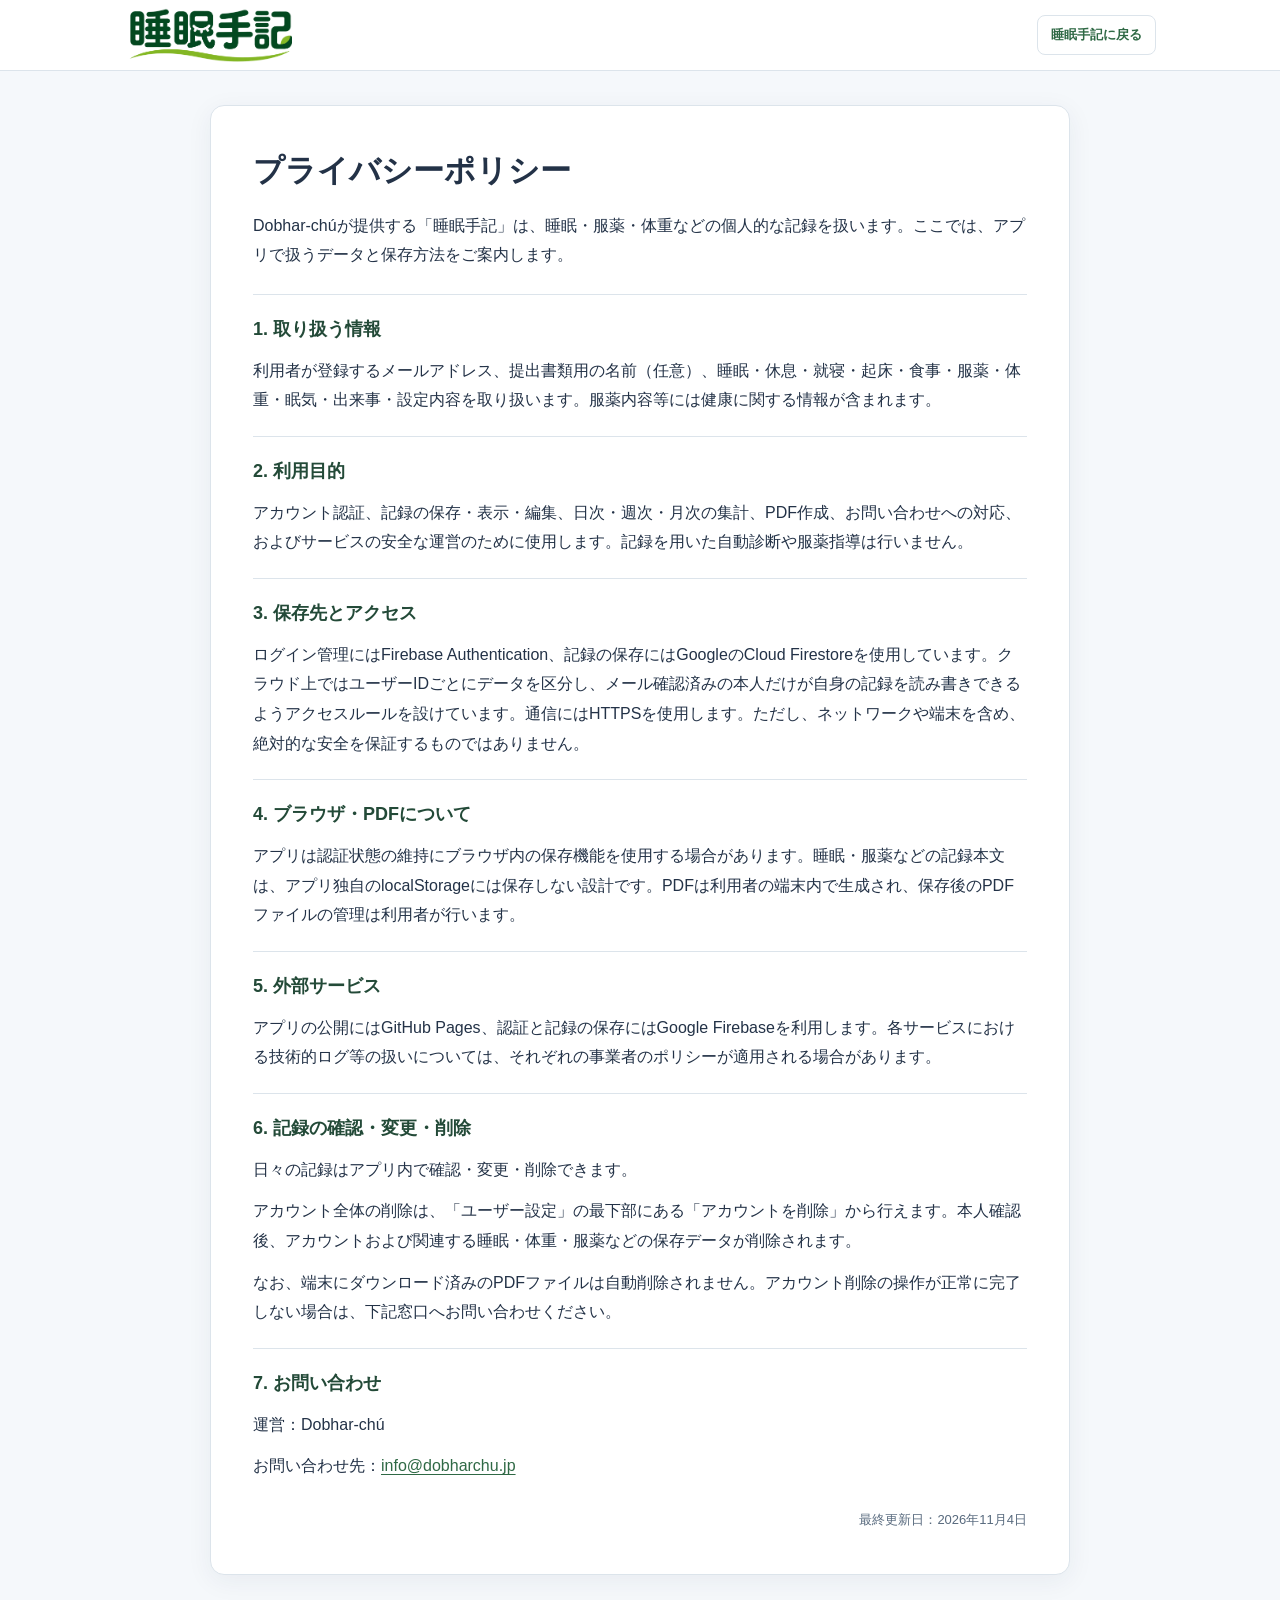
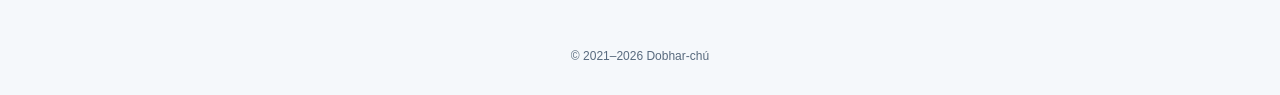
<file: privacy.html>
<!doctype html>
<html lang="ja">
<head>
<meta charset="utf-8">
<meta name="viewport" content="width=device-width, initial-scale=1, viewport-fit=cover">
<meta name="color-scheme" content="light">
<title>プライバシーポリシー｜睡眠手記 | Dobhar-chú</title>
<meta name="description" content="無料Webアプリ「睡眠手記」で取り扱う睡眠・服薬・体重などの記録、保存先、利用目的、アカウント削除とお問い合わせについてのご案内です。">
<link rel="canonical" href="https://sbcmt.github.io/sleep-diary/privacy.html">
<link rel="icon" type="image/x-icon" href="assets/favicon.ico?v=1.0.7">
<link rel="apple-touch-icon" sizes="180x180" href="assets/apple-touch-icon.png?v=1.0.7">
<meta name="theme-color" content="#2f6945">
<style>
:root{--ink:#233247;--muted:#586a7e;--border:#dce4eb;--surface:#ffffff;--body:#f5f8fb;--accent:#2f6945}
*{box-sizing:border-box}
html{-webkit-text-size-adjust:100%}
body{margin:0;background:var(--body);color:var(--ink);font-family:-apple-system,BlinkMacSystemFont,"Hiragino Kaku Gothic ProN","Hiragino Sans","Yu Gothic",Meiryo,sans-serif;line-height:1.85}
a{color:var(--accent);text-underline-offset:3px;overflow-wrap:anywhere}
a:focus-visible{outline:3px solid #64a883;outline-offset:4px}
.topbar{background:#fff;border-bottom:1px solid var(--border)}
.topinner{max-width:1080px;margin:auto;padding:8px 24px;min-height:70px;display:flex;align-items:center;justify-content:space-between;gap:12px}
.brand-logo{display:block;width:168px;max-width:43vw;height:auto}
.back{font-size:13px;font-weight:700;text-decoration:none;border:1px solid var(--border);background:#fff;padding:7px 13px;border-radius:8px;white-space:nowrap}
.container{width:min(100% - 32px,860px);margin:34px auto 60px}
.document{background:var(--surface);border:1px solid var(--border);border-radius:14px;padding:clamp(20px,5vw,42px);box-shadow:0 6px 26px #192c4810}
h1{font-size:clamp(24px,4vw,31px);margin:0 0 16px;line-height:1.5}
.intro{margin:0 0 24px}
.policy-section{padding:21px 0;border-top:1px solid var(--border)}
h2{font-size:18px;line-height:1.55;margin:0 0 12px;color:#234a38}
p{margin:0 0 12px}p:last-child{margin-bottom:0}
.contact{padding-top:21px;border-top:1px solid var(--border)}
.updated{margin-top:27px;color:var(--muted);font-size:13px;text-align:right}
.footer{font-size:12px;text-align:center;color:var(--muted);padding:10px 16px 28px}
@media(max-width:520px){.topinner{padding:7px 16px;min-height:60px}.brand-logo{width:142px}.container{margin:18px auto 36px}.document{padding:21px 18px}h2{font-size:16px}.back{font-size:12px;padding:6px 9px}}
@media print{body{background:#fff}.topbar,.footer{display:none}.container{width:100%;margin:0}.document{border:0;box-shadow:none;padding:0}.policy-section{break-inside:avoid}}
</style>
</head>
<body>
<header class="topbar">
<div class="topinner">
<a href="./" aria-label="睡眠手記のトップへ"><img class="brand-logo" src="assets/sleep-diary-logo.png?v=20261106" alt="睡眠手記" width="168" height="56"></a>
<a class="back" href="./">睡眠手記に戻る</a>
</div>
</header>
<main class="container">
<article class="document">
<h1>プライバシーポリシー</h1>
<p class="intro">Dobhar-chúが提供する「睡眠手記」は、睡眠・服薬・体重などの個人的な記録を扱います。ここでは、アプリで扱うデータと保存方法をご案内します。</p>
<section class="policy-section" aria-labelledby="heading-1">
<h2 id="heading-1">1. 取り扱う情報</h2>
<p>利用者が登録するメールアドレス、提出書類用の名前（任意）、睡眠・休息・就寝・起床・食事・服薬・体重・眠気・出来事・設定内容を取り扱います。服薬内容等には健康に関する情報が含まれます。</p>
</section>
<section class="policy-section" aria-labelledby="heading-2">
<h2 id="heading-2">2. 利用目的</h2>
<p>アカウント認証、記録の保存・表示・編集、日次・週次・月次の集計、PDF作成、お問い合わせへの対応、およびサービスの安全な運営のために使用します。記録を用いた自動診断や服薬指導は行いません。</p>
</section>
<section class="policy-section" aria-labelledby="heading-3">
<h2 id="heading-3">3. 保存先とアクセス</h2>
<p>ログイン管理にはFirebase Authentication、記録の保存にはGoogleのCloud Firestoreを使用しています。クラウド上ではユーザーIDごとにデータを区分し、メール確認済みの本人だけが自身の記録を読み書きできるようアクセスルールを設けています。通信にはHTTPSを使用します。ただし、ネットワークや端末を含め、絶対的な安全を保証するものではありません。</p>
</section>
<section class="policy-section" aria-labelledby="heading-4">
<h2 id="heading-4">4. ブラウザ・PDFについて</h2>
<p>アプリは認証状態の維持にブラウザ内の保存機能を使用する場合があります。睡眠・服薬などの記録本文は、アプリ独自のlocalStorageには保存しない設計です。PDFは利用者の端末内で生成され、保存後のPDFファイルの管理は利用者が行います。</p>
</section>
<section class="policy-section" aria-labelledby="heading-5">
<h2 id="heading-5">5. 外部サービス</h2>
<p>アプリの公開にはGitHub Pages、認証と記録の保存にはGoogle Firebaseを利用します。各サービスにおける技術的ログ等の扱いについては、それぞれの事業者のポリシーが適用される場合があります。</p>
</section>
<section class="policy-section" aria-labelledby="heading-6">
<h2 id="heading-6">6. 記録の確認・変更・削除</h2>
<p>日々の記録はアプリ内で確認・変更・削除できます。</p>
<p>アカウント全体の削除は、「ユーザー設定」の最下部にある「アカウントを削除」から行えます。本人確認後、アカウントおよび関連する睡眠・体重・服薬などの保存データが削除されます。</p>
<p>なお、端末にダウンロード済みのPDFファイルは自動削除されません。アカウント削除の操作が正常に完了しない場合は、下記窓口へお問い合わせください。</p>
</section>
<section class="contact" aria-labelledby="contact-heading">
<h2 id="contact-heading">7. お問い合わせ</h2>
<p>運営：Dobhar-chú</p>
<p>お問い合わせ先：<a href="mailto:info@dobharchu.jp">info@dobharchu.jp</a></p>
</section>
<p class="updated">最終更新日：2026年11月4日</p>
</article>
</main>
<footer class="footer">© 2021–2026 Dobhar-chú</footer>
</body>
</html>
</file>
